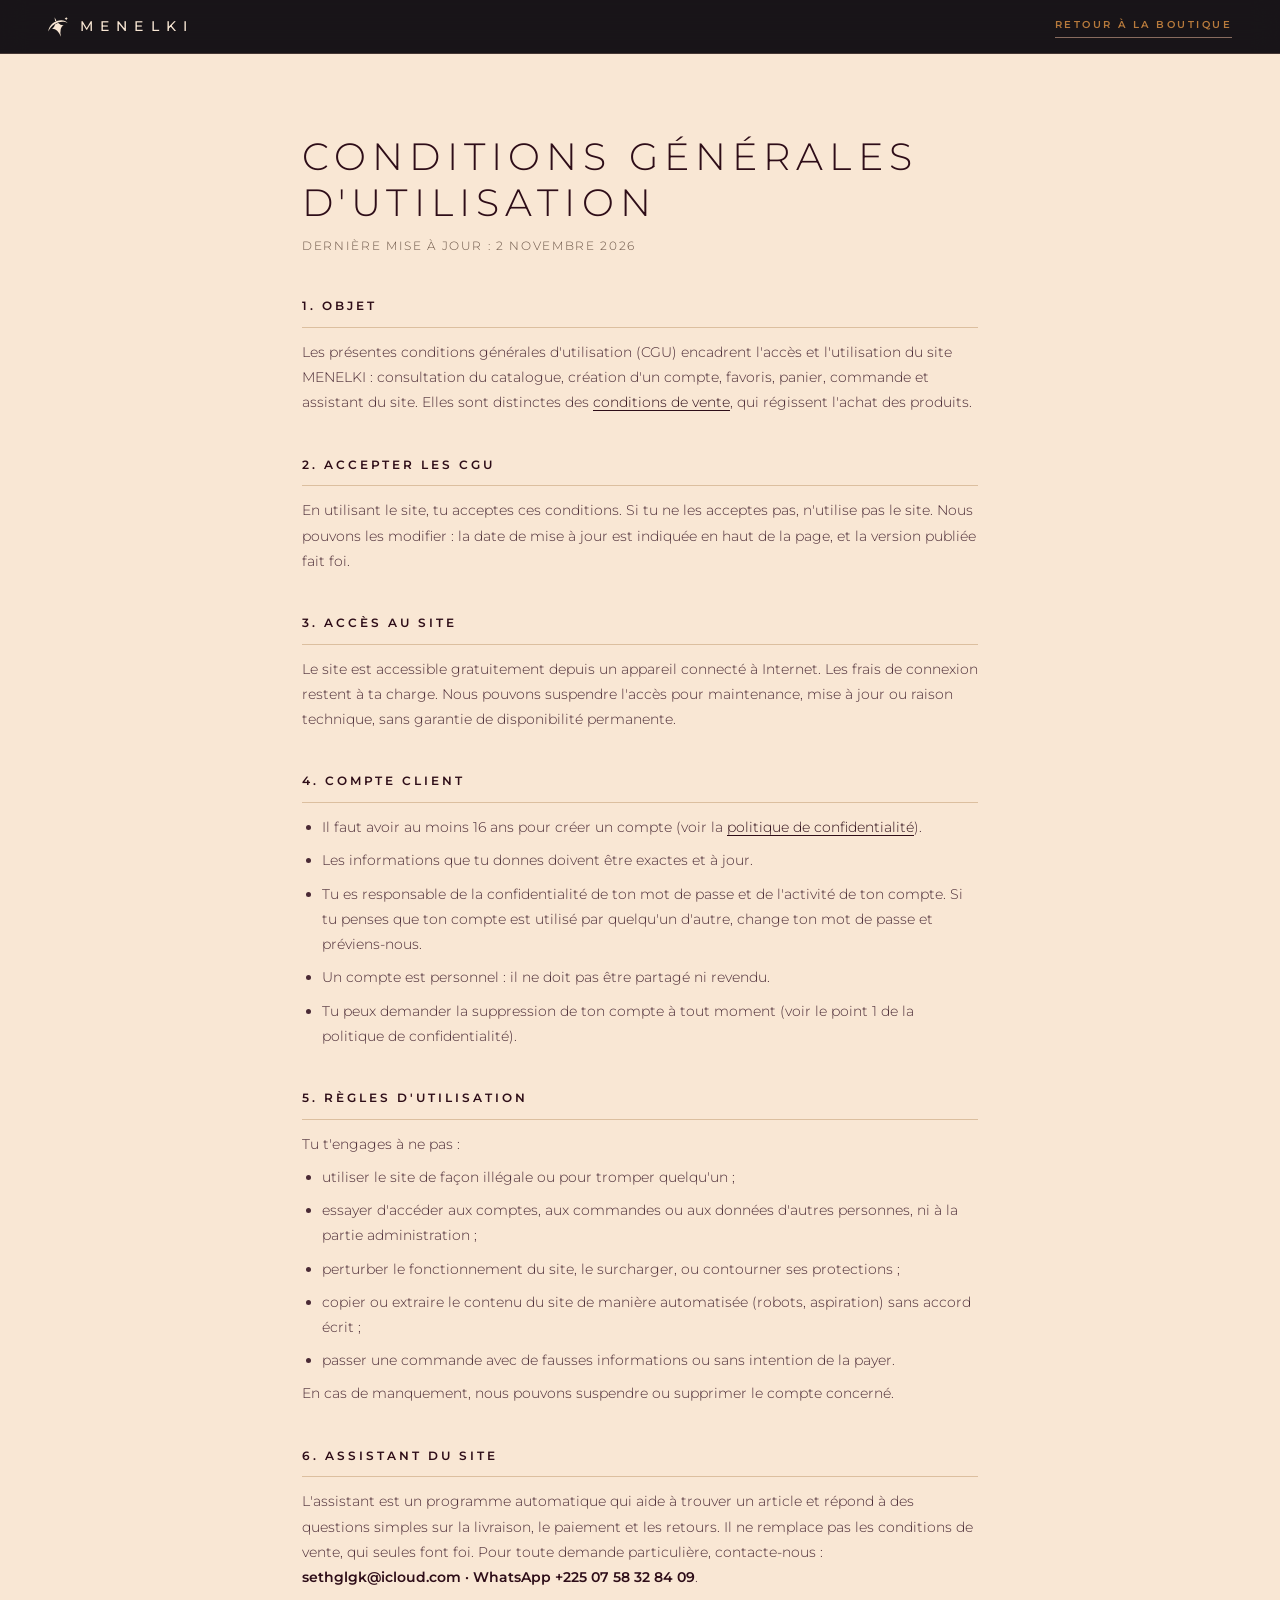
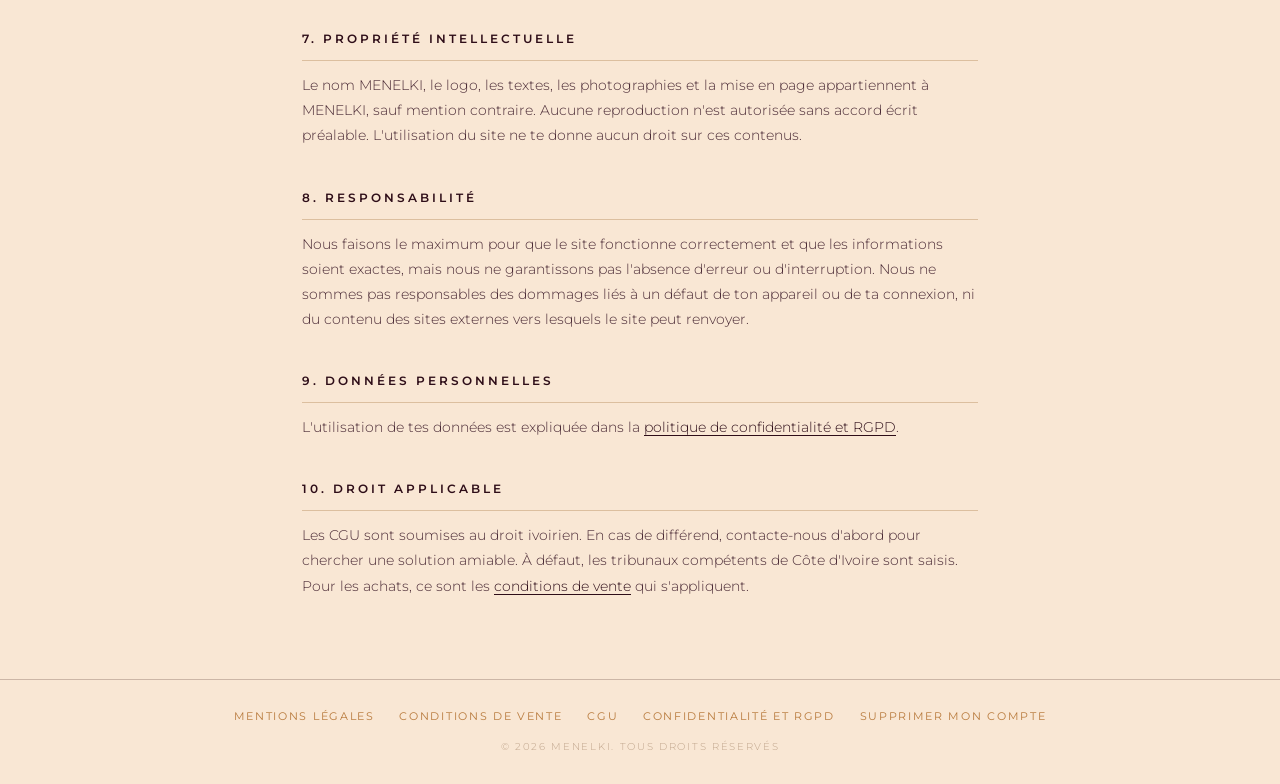
<file: cgu.html>
<!DOCTYPE html>
<html lang="fr">
<head>
<meta charset="UTF-8">
<meta name="viewport" content="width=device-width, initial-scale=1">
<meta name="theme-color" content="#050308">
<title>Conditions générales d'utilisation | MENELKI</title>
<link rel="icon" href="favicon.svg" type="image/svg+xml">
<link rel="icon" href="favicon-32.png" sizes="32x32" type="image/png">
<link rel="apple-touch-icon" href="apple-touch-icon.png">
<link rel="preconnect" href="https://fonts.googleapis.com">
<link rel="preconnect" href="https://fonts.gstatic.com" crossorigin>
<link href="https://fonts.googleapis.com/css2?family=Montserrat:wght@200;300;400;500;600&display=swap" rel="stylesheet">
<link rel="stylesheet" href="legal.css">
</head>
<body>
<header>
  <a class="logo" href="index.html"><img src="menelki-symbole-blanc.svg" alt=""><span>MENELKI</span></a>
  <a class="retour" href="index.html">Retour à la boutique</a>
</header>
<main>
<h1>Conditions générales d'utilisation</h1>
<p class="maj">Dernière mise à jour : 2 novembre 2026</p>
<h2>1. Objet</h2>
<p>Les présentes conditions générales d'utilisation (CGU) encadrent l'accès et l'utilisation du site MENELKI : consultation du catalogue, création d'un compte, favoris, panier, commande et assistant du site. Elles sont distinctes des <a href="conditions-de-vente.html">conditions de vente</a>, qui régissent l'achat des produits.</p>
<h2>2. Accepter les CGU</h2>
<p>En utilisant le site, tu acceptes ces conditions. Si tu ne les acceptes pas, n'utilise pas le site. Nous pouvons les modifier : la date de mise à jour est indiquée en haut de la page, et la version publiée fait foi.</p>
<h2>3. Accès au site</h2>
<p>Le site est accessible gratuitement depuis un appareil connecté à Internet. Les frais de connexion restent à ta charge. Nous pouvons suspendre l'accès pour maintenance, mise à jour ou raison technique, sans garantie de disponibilité permanente.</p>
<h2>4. Compte client</h2>
<ul>
  <li>Il faut avoir au moins 16 ans pour créer un compte (voir la <a href="confidentialite.html">politique de confidentialité</a>).</li>
  <li>Les informations que tu donnes doivent être exactes et à jour.</li>
  <li>Tu es responsable de la confidentialité de ton mot de passe et de l'activité de ton compte. Si tu penses que ton compte est utilisé par quelqu'un d'autre, change ton mot de passe et préviens-nous.</li>
  <li>Un compte est personnel : il ne doit pas être partagé ni revendu.</li>
  <li>Tu peux demander la suppression de ton compte à tout moment (voir le point 1 de la politique de confidentialité).</li>
</ul>
<h2>5. Règles d'utilisation</h2>
<p>Tu t'engages à ne pas :</p>
<ul>
  <li>utiliser le site de façon illégale ou pour tromper quelqu'un ;</li>
  <li>essayer d'accéder aux comptes, aux commandes ou aux données d'autres personnes, ni à la partie administration ;</li>
  <li>perturber le fonctionnement du site, le surcharger, ou contourner ses protections ;</li>
  <li>copier ou extraire le contenu du site de manière automatisée (robots, aspiration) sans accord écrit ;</li>
  <li>passer une commande avec de fausses informations ou sans intention de la payer.</li>
</ul>
<p>En cas de manquement, nous pouvons suspendre ou supprimer le compte concerné.</p>
<h2>6. Assistant du site</h2>
<p>L'assistant est un programme automatique qui aide à trouver un article et répond à des questions simples sur la livraison, le paiement et les retours. Il ne remplace pas les conditions de vente, qui seules font foi. Pour toute demande particulière, contacte-nous : <strong id="contact">via le chat du site</strong>.</p>
<h2>7. Propriété intellectuelle</h2>
<p>Le nom MENELKI, le logo, les textes, les photographies et la mise en page appartiennent à MENELKI, sauf mention contraire. Aucune reproduction n'est autorisée sans accord écrit préalable. L'utilisation du site ne te donne aucun droit sur ces contenus.</p>
<h2>8. Responsabilité</h2>
<p>Nous faisons le maximum pour que le site fonctionne correctement et que les informations soient exactes, mais nous ne garantissons pas l'absence d'erreur ou d'interruption. Nous ne sommes pas responsables des dommages liés à un défaut de ton appareil ou de ta connexion, ni du contenu des sites externes vers lesquels le site peut renvoyer.</p>
<h2>9. Données personnelles</h2>
<p>L'utilisation de tes données est expliquée dans la <a href="confidentialite.html">politique de confidentialité et RGPD</a>.</p>
<h2>10. Droit applicable</h2>
<p>Les CGU sont soumises au droit ivoirien. En cas de différend, contacte-nous d'abord pour chercher une solution amiable. À défaut, les tribunaux compétents de Côte d'Ivoire sont saisis. Pour les achats, ce sont les <a href="conditions-de-vente.html">conditions de vente</a> qui s'appliquent.</p>
</main>
<footer>
  <a href="mentions-legales.html">Mentions légales</a>
  <a href="conditions-de-vente.html">Conditions de vente</a>
  <a href="cgu.html">CGU</a>
  <a href="confidentialite.html">Confidentialité et RGPD</a>
  <a href="suppression-compte.html">Supprimer mon compte</a>
  <p>© 2026 MENELKI. Tous droits réservés</p>
</footer>
<script src="config.js?v=14"></script>
<script src="legal.js"></script>
</body>
</html>
</file>
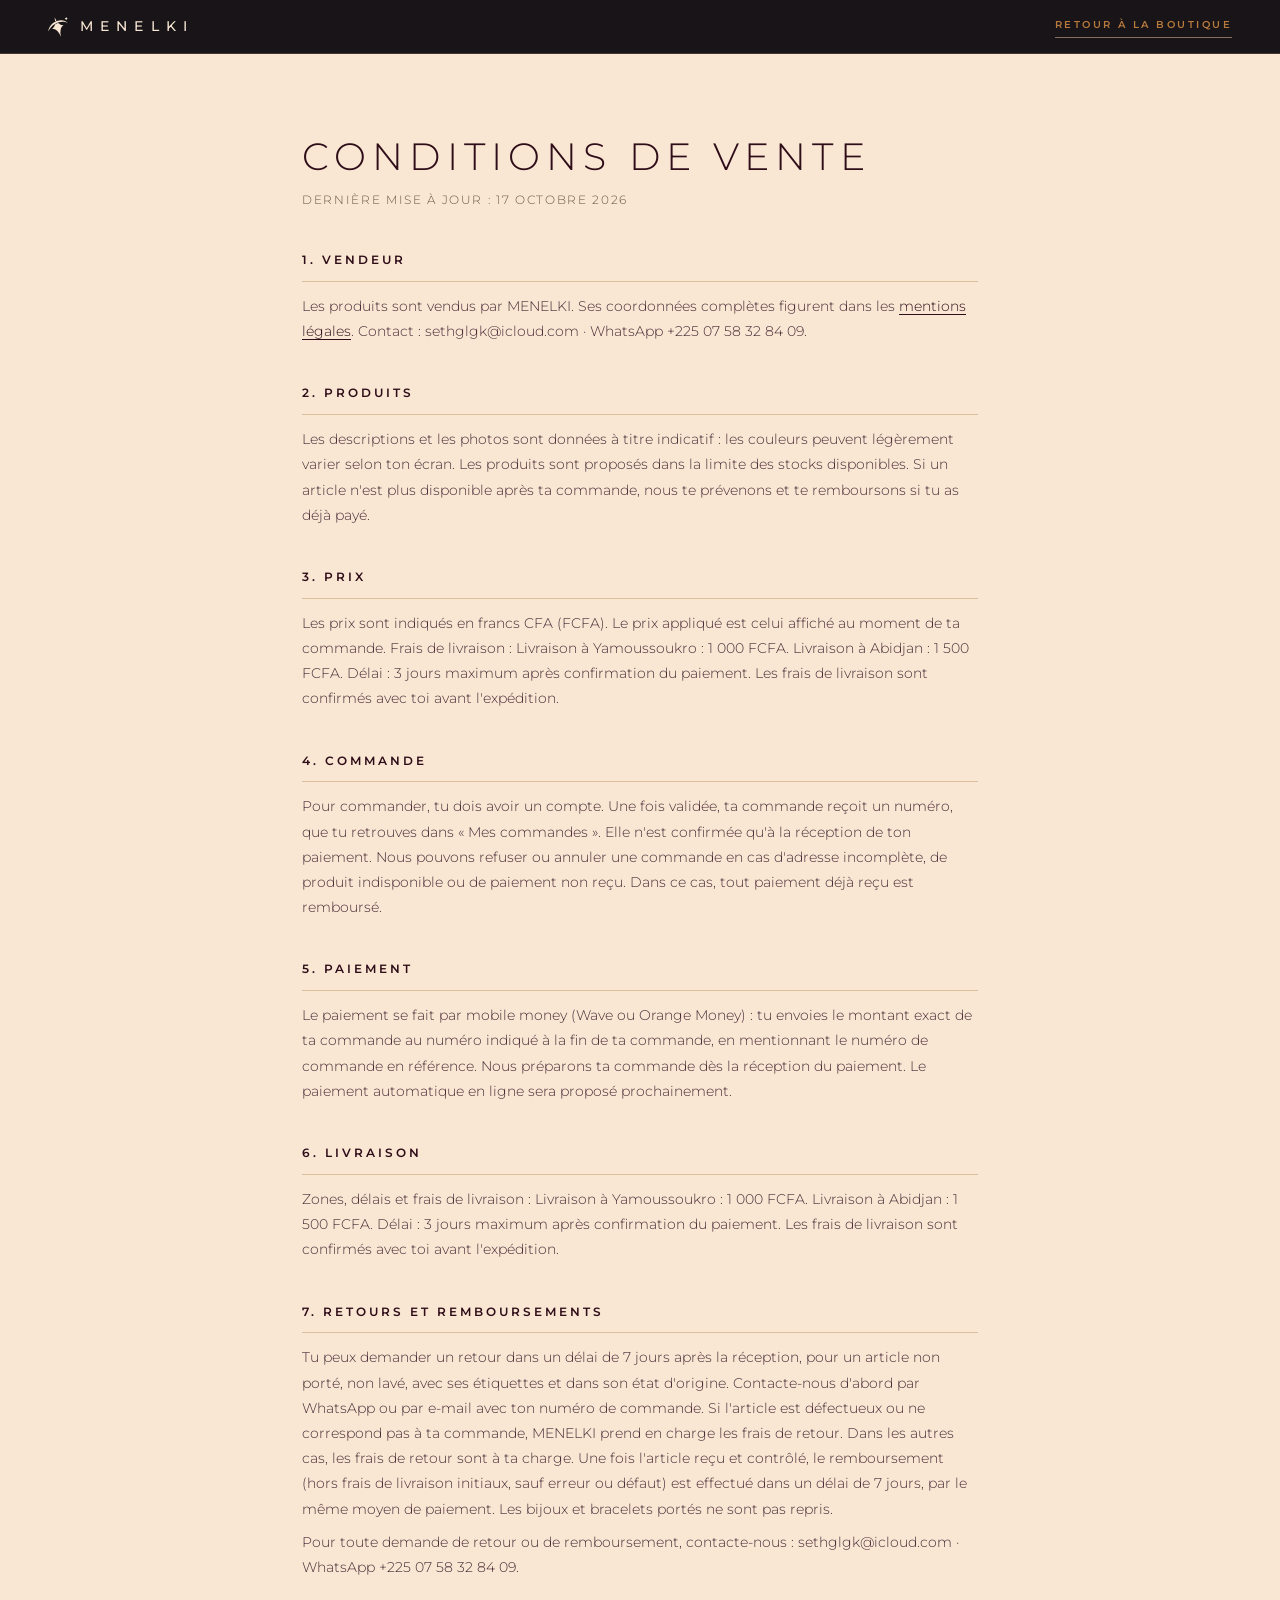
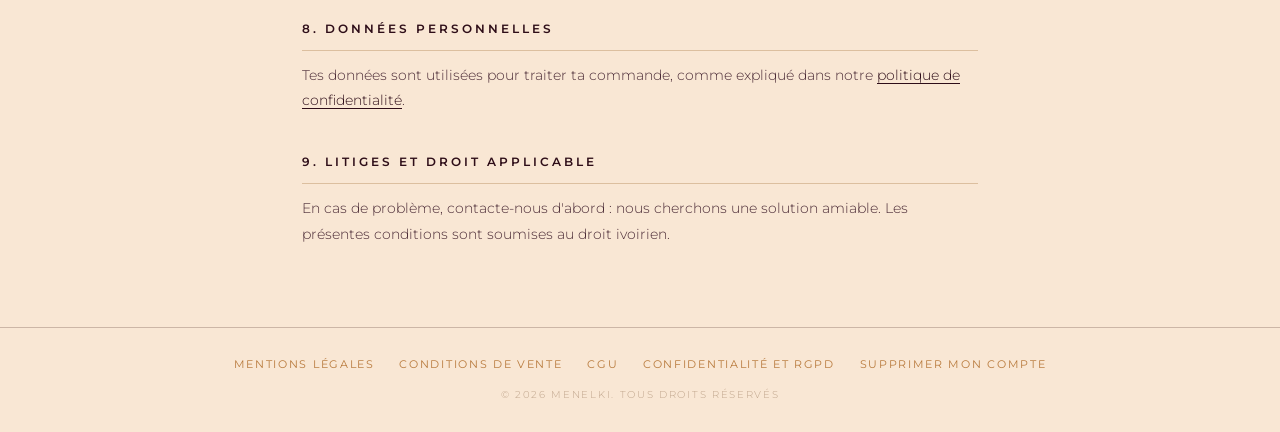
<file: conditions-de-vente.html>
<!DOCTYPE html>
<html lang="fr">
<head>
<meta charset="UTF-8">
<meta name="viewport" content="width=device-width, initial-scale=1">
<meta name="theme-color" content="#050308">
<title>Conditions de vente | MENELKI</title>
<link rel="icon" href="favicon.svg" type="image/svg+xml">
<link rel="icon" href="favicon-32.png" sizes="32x32" type="image/png">
<link rel="apple-touch-icon" href="apple-touch-icon.png">
<link rel="preconnect" href="https://fonts.googleapis.com">
<link rel="preconnect" href="https://fonts.gstatic.com" crossorigin>
<link href="https://fonts.googleapis.com/css2?family=Montserrat:wght@200;300;400;500;600&display=swap" rel="stylesheet">
<link rel="stylesheet" href="legal.css">
</head>
<body>
<header>
  <a class="logo" href="index.html"><img src="menelki-symbole-blanc.svg" alt=""><span>MENELKI</span></a>
  <a class="retour" href="index.html">Retour à la boutique</a>
</header>
<main>
<h1>Conditions de vente</h1>
<p class="maj">Dernière mise à jour : 17 octobre 2026</p>

<h2>1. Vendeur</h2>
<p>Les produits sont vendus par MENELKI. Ses coordonnées complètes figurent dans les <a href="mentions-legales.html">mentions légales</a>. Contact : <span data-cfg="CONTACT">À compléter</span>.</p>

<h2>2. Produits</h2>
<p>Les descriptions et les photos sont données à titre indicatif : les couleurs peuvent légèrement varier selon ton écran. Les produits sont proposés dans la limite des stocks disponibles. Si un article n'est plus disponible après ta commande, nous te prévenons et te remboursons si tu as déjà payé.</p>

<h2>3. Prix</h2>
<p>Les prix sont indiqués en francs CFA (FCFA). Le prix appliqué est celui affiché au moment de ta commande. Frais de livraison : <span data-cfg="INFO_LIVRAISON">À compléter</span></p>

<h2>4. Commande</h2>
<p>Pour commander, tu dois avoir un compte. Une fois validée, ta commande reçoit un numéro, que tu retrouves dans « Mes commandes ». Elle n'est confirmée qu'à la réception de ton paiement. Nous pouvons refuser ou annuler une commande en cas d'adresse incomplète, de produit indisponible ou de paiement non reçu. Dans ce cas, tout paiement déjà reçu est remboursé.</p>

<h2>5. Paiement</h2>
<p>Le paiement se fait par mobile money (Wave ou Orange Money) : tu envoies le montant exact de ta commande au numéro indiqué à la fin de ta commande, en mentionnant le numéro de commande en référence. Nous préparons ta commande dès la réception du paiement. Le paiement automatique en ligne sera proposé prochainement.</p>

<h2>6. Livraison</h2>
<p>Zones, délais et frais de livraison : <span data-cfg="INFO_LIVRAISON">À compléter</span></p>

<h2>7. Retours et remboursements</h2>
<p><span data-cfg="INFO_RETOURS">À compléter</span></p>
<p style="margin-top:8px">Pour toute demande de retour ou de remboursement, contacte-nous : <span data-cfg="CONTACT">À compléter</span>.</p>

<h2>8. Données personnelles</h2>
<p>Tes données sont utilisées pour traiter ta commande, comme expliqué dans notre <a href="confidentialite.html">politique de confidentialité</a>.</p>

<h2>9. Litiges et droit applicable</h2>
<p>En cas de problème, contacte-nous d'abord : nous cherchons une solution amiable. Les présentes conditions sont soumises au droit ivoirien.</p>
</main>
<footer>
  <a href="mentions-legales.html">Mentions légales</a>
  <a href="conditions-de-vente.html">Conditions de vente</a>
  <a href="cgu.html">CGU</a>
  <a href="confidentialite.html">Confidentialité et RGPD</a>
  <a href="suppression-compte.html">Supprimer mon compte</a>
  <p>© 2026 MENELKI. Tous droits réservés</p>
</footer>
<script src="config.js?v=14"></script>
<script src="legal.js"></script>
</body>
</html>
</file>
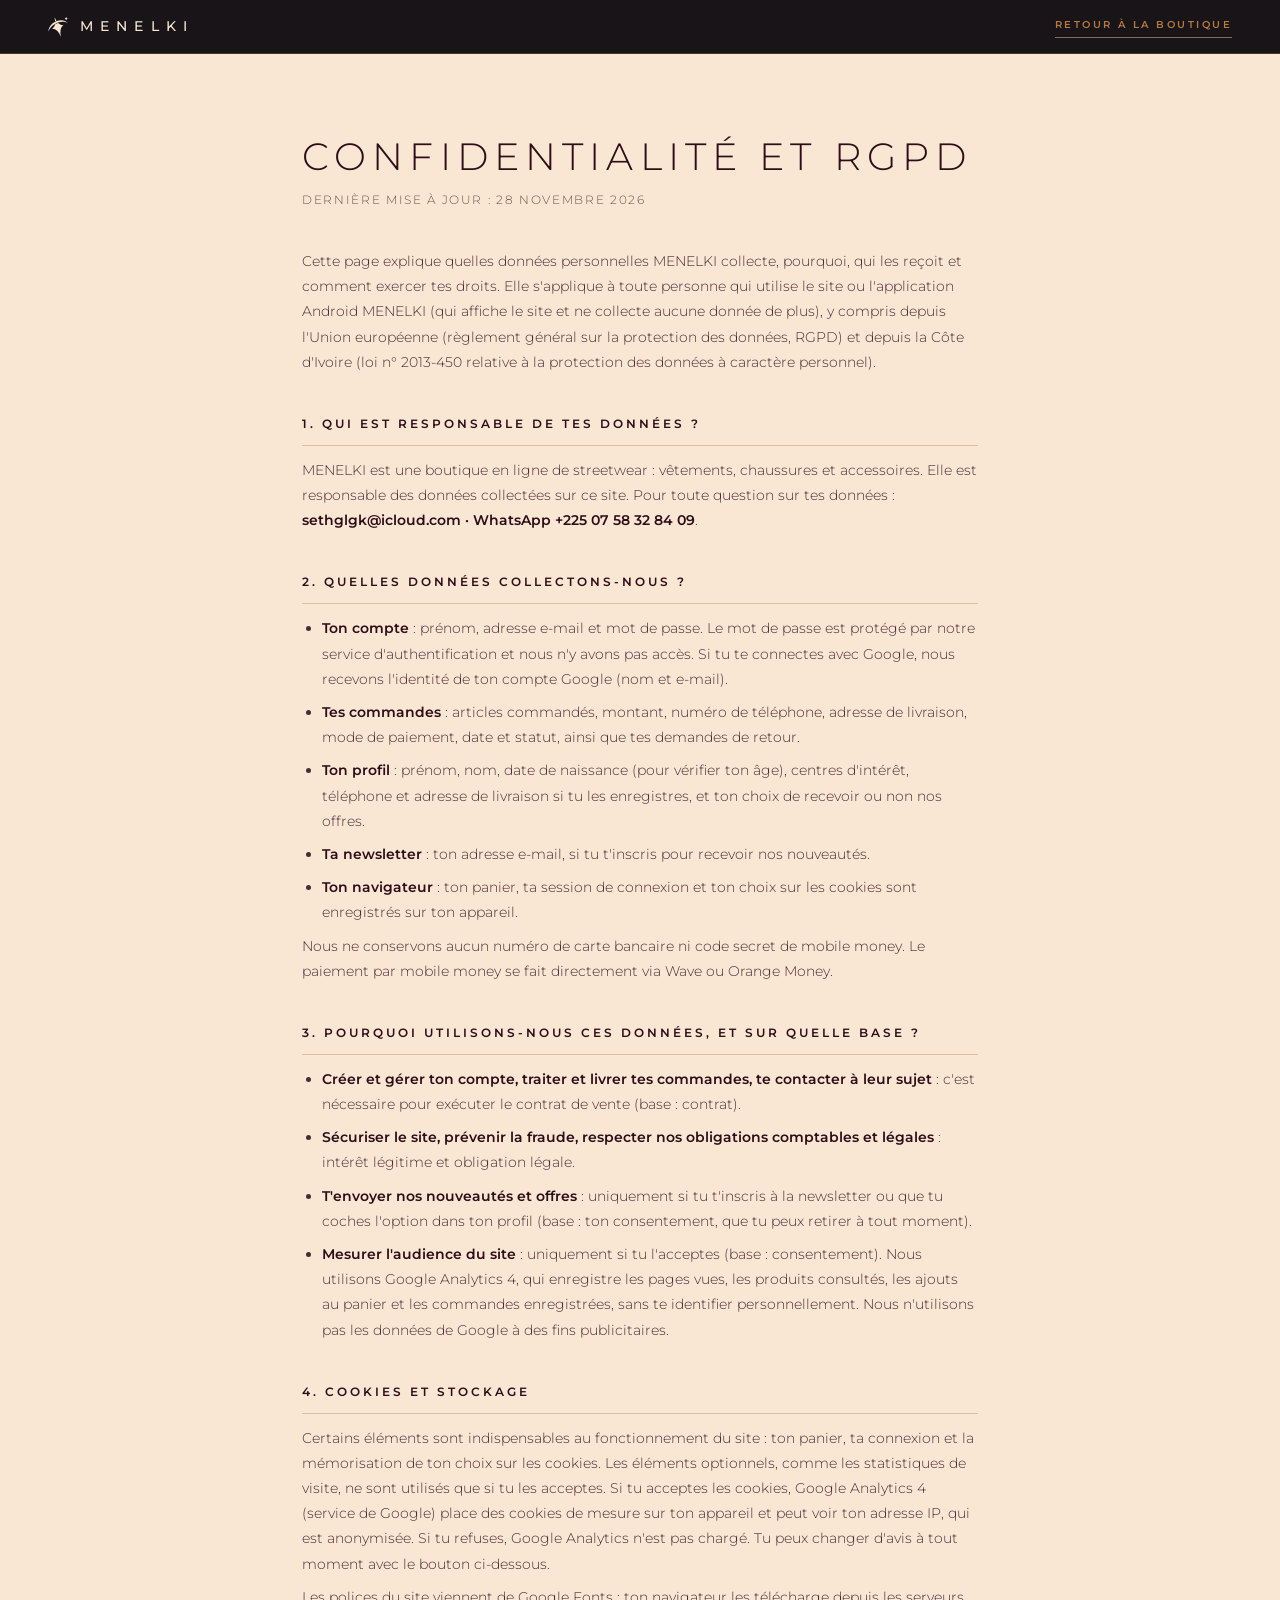
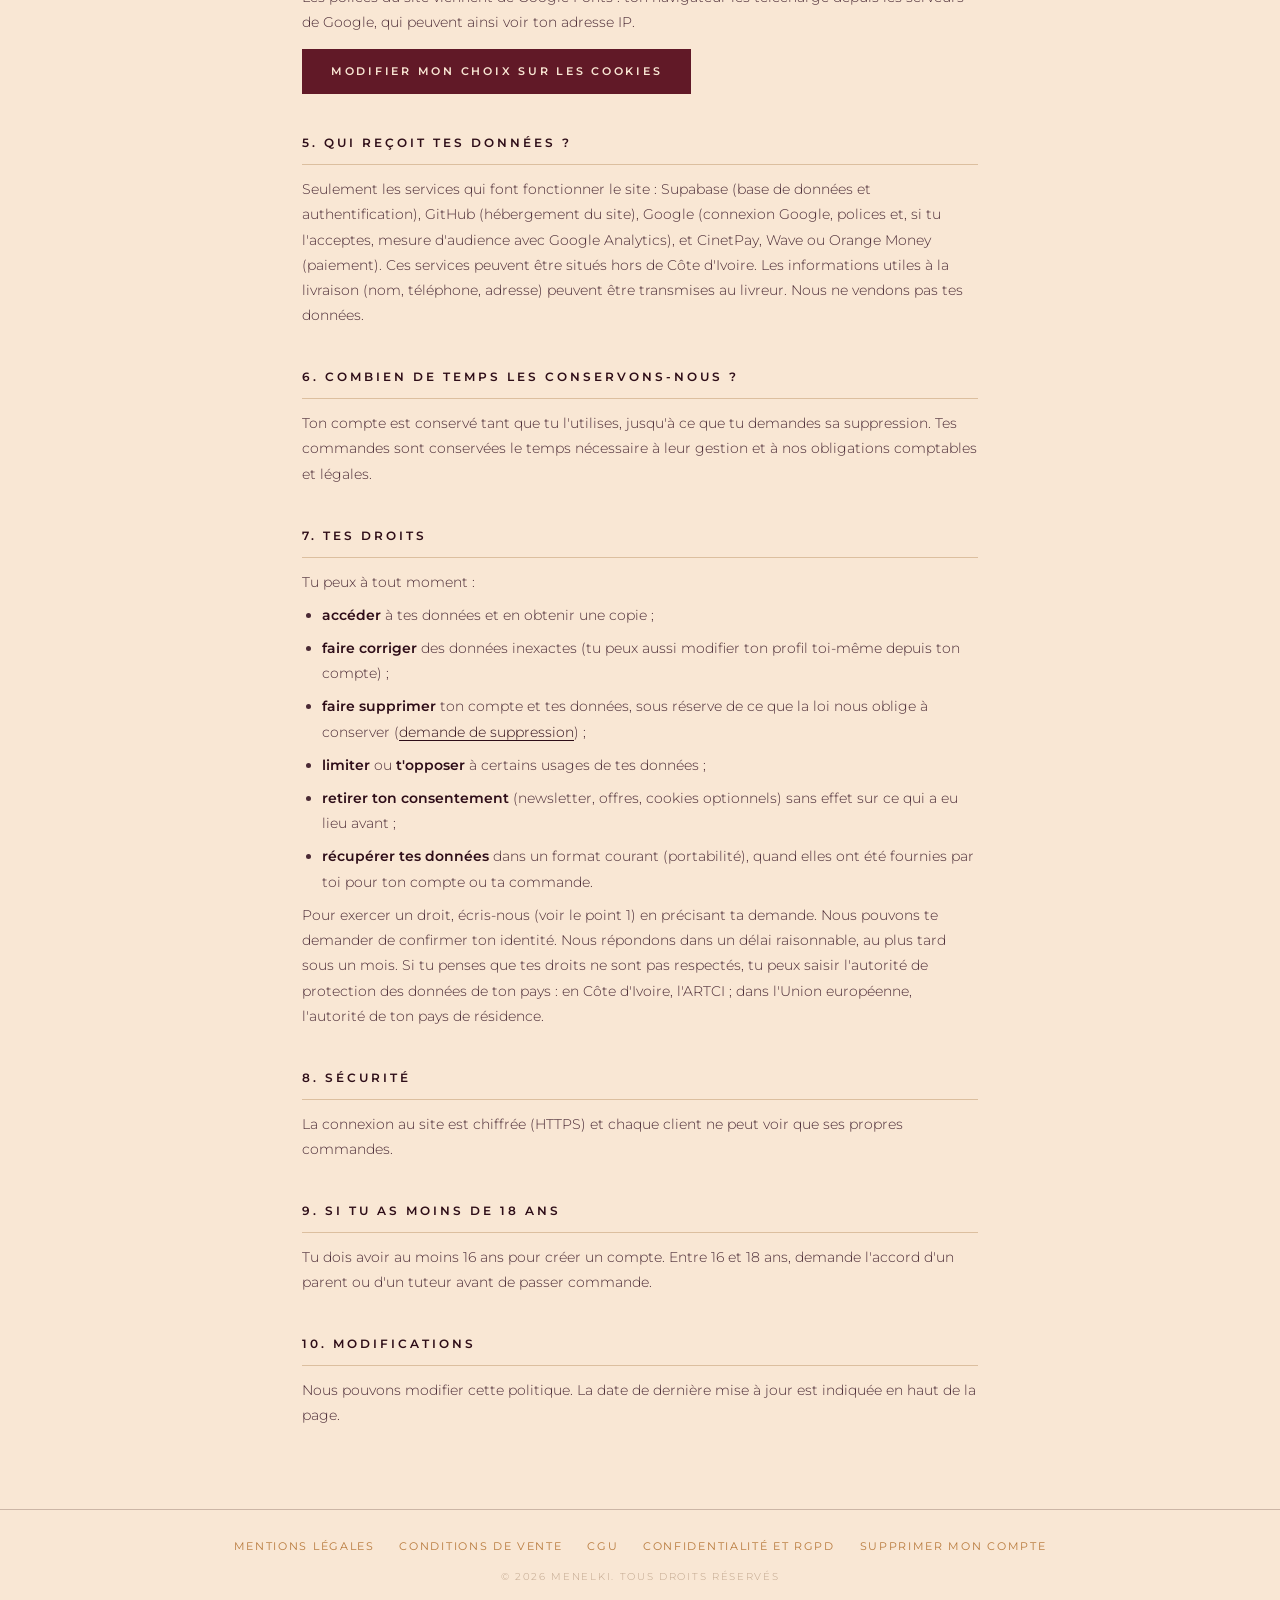
<file: confidentialite.html>
<!DOCTYPE html>
<html lang="fr">
<head>
<meta charset="UTF-8">
<meta name="viewport" content="width=device-width, initial-scale=1">
<meta name="theme-color" content="#050308">
<title>Confidentialité et RGPD | MENELKI</title>
<link rel="icon" href="favicon.svg" type="image/svg+xml">
<link rel="icon" href="favicon-32.png" sizes="32x32" type="image/png">
<link rel="apple-touch-icon" href="apple-touch-icon.png">
<link rel="preconnect" href="https://fonts.googleapis.com">
<link rel="preconnect" href="https://fonts.gstatic.com" crossorigin>
<link href="https://fonts.googleapis.com/css2?family=Montserrat:wght@200;300;400;500;600&display=swap" rel="stylesheet">
<link rel="stylesheet" href="legal.css">
</head>
<body>
<header>
  <a class="logo" href="index.html"><img src="menelki-symbole-blanc.svg" alt=""><span>MENELKI</span></a>
  <a class="retour" href="index.html">Retour à la boutique</a>
</header>
<main>
<h1>Confidentialité et RGPD</h1>
<p class="maj">Dernière mise à jour : 28 novembre 2026</p>
<p>Cette page explique quelles données personnelles MENELKI collecte, pourquoi, qui les reçoit et comment exercer tes droits. Elle s'applique à toute personne qui utilise le site ou l'application Android MENELKI (qui affiche le site et ne collecte aucune donnée de plus), y compris depuis l'Union européenne (règlement général sur la protection des données, RGPD) et depuis la Côte d'Ivoire (loi n° 2013-450 relative à la protection des données à caractère personnel).</p>

<h2>1. Qui est responsable de tes données ?</h2>
<p>MENELKI est une boutique en ligne de streetwear : vêtements, chaussures et accessoires. Elle est responsable des données collectées sur ce site. Pour toute question sur tes données : <strong id="contact">via le chat du site</strong>.</p>

<h2>2. Quelles données collectons-nous ?</h2>
<ul>
  <li><strong>Ton compte</strong> : prénom, adresse e-mail et mot de passe. Le mot de passe est protégé par notre service d'authentification et nous n'y avons pas accès. Si tu te connectes avec Google, nous recevons l'identité de ton compte Google (nom et e-mail).</li>
  <li><strong>Tes commandes</strong> : articles commandés, montant, numéro de téléphone, adresse de livraison, mode de paiement, date et statut, ainsi que tes demandes de retour.</li>
  <li><strong>Ton profil</strong> : prénom, nom, date de naissance (pour vérifier ton âge), centres d'intérêt, téléphone et adresse de livraison si tu les enregistres, et ton choix de recevoir ou non nos offres.</li>
  <li><strong>Ta newsletter</strong> : ton adresse e-mail, si tu t'inscris pour recevoir nos nouveautés.</li>
  <li><strong>Ton navigateur</strong> : ton panier, ta session de connexion et ton choix sur les cookies sont enregistrés sur ton appareil.</li>
</ul>
<p>Nous ne conservons aucun numéro de carte bancaire ni code secret de mobile money. Le paiement par mobile money se fait directement via Wave ou Orange Money.</p>

<h2>3. Pourquoi utilisons-nous ces données, et sur quelle base ?</h2>
<ul>
  <li><strong>Créer et gérer ton compte, traiter et livrer tes commandes, te contacter à leur sujet</strong> : c'est nécessaire pour exécuter le contrat de vente (base : contrat).</li>
  <li><strong>Sécuriser le site, prévenir la fraude, respecter nos obligations comptables et légales</strong> : intérêt légitime et obligation légale.</li>
  <li><strong>T'envoyer nos nouveautés et offres</strong> : uniquement si tu t'inscris à la newsletter ou que tu coches l'option dans ton profil (base : ton consentement, que tu peux retirer à tout moment).</li>
  <li><strong>Mesurer l'audience du site</strong> : uniquement si tu l'acceptes (base : consentement). Nous utilisons Google Analytics 4, qui enregistre les pages vues, les produits consultés, les ajouts au panier et les commandes enregistrées, sans te identifier personnellement. Nous n'utilisons pas les données de Google à des fins publicitaires.</li>
</ul>
<h2>4. Cookies et stockage</h2>
<p>Certains éléments sont indispensables au fonctionnement du site : ton panier, ta connexion et la mémorisation de ton choix sur les cookies. Les éléments optionnels, comme les statistiques de visite, ne sont utilisés que si tu les acceptes. Si tu acceptes les cookies, Google Analytics 4 (service de Google) place des cookies de mesure sur ton appareil et peut voir ton adresse IP, qui est anonymisée. Si tu refuses, Google Analytics n'est pas chargé. Tu peux changer d'avis à tout moment avec le bouton ci-dessous.</p>
<p style="margin-top:8px">Les polices du site viennent de Google Fonts : ton navigateur les télécharge depuis les serveurs de Google, qui peuvent ainsi voir ton adresse IP.</p>
<button class="btn" id="cookies-reset">Modifier mon choix sur les cookies</button>

<h2>5. Qui reçoit tes données ?</h2>
<p>Seulement les services qui font fonctionner le site : Supabase (base de données et authentification), GitHub (hébergement du site), Google (connexion Google, polices et, si tu l'acceptes, mesure d'audience avec Google Analytics), et CinetPay, Wave ou Orange Money (paiement). Ces services peuvent être situés hors de Côte d'Ivoire. Les informations utiles à la livraison (nom, téléphone, adresse) peuvent être transmises au livreur. Nous ne vendons pas tes données.</p>

<h2>6. Combien de temps les conservons-nous ?</h2>
<p>Ton compte est conservé tant que tu l'utilises, jusqu'à ce que tu demandes sa suppression. Tes commandes sont conservées le temps nécessaire à leur gestion et à nos obligations comptables et légales.</p>

<h2>7. Tes droits</h2>
<p>Tu peux à tout moment :</p>
<ul>
  <li><strong>accéder</strong> à tes données et en obtenir une copie ;</li>
  <li><strong>faire corriger</strong> des données inexactes (tu peux aussi modifier ton profil toi-même depuis ton compte) ;</li>
  <li><strong>faire supprimer</strong> ton compte et tes données, sous réserve de ce que la loi nous oblige à conserver (<a href="suppression-compte.html">demande de suppression</a>) ;</li>
  <li><strong>limiter</strong> ou <strong>t'opposer</strong> à certains usages de tes données ;</li>
  <li><strong>retirer ton consentement</strong> (newsletter, offres, cookies optionnels) sans effet sur ce qui a eu lieu avant ;</li>
  <li><strong>récupérer tes données</strong> dans un format courant (portabilité), quand elles ont été fournies par toi pour ton compte ou ta commande.</li>
</ul>
<p>Pour exercer un droit, écris-nous (voir le point 1) en précisant ta demande. Nous pouvons te demander de confirmer ton identité. Nous répondons dans un délai raisonnable, au plus tard sous un mois. Si tu penses que tes droits ne sont pas respectés, tu peux saisir l'autorité de protection des données de ton pays : en Côte d'Ivoire, l'ARTCI ; dans l'Union européenne, l'autorité de ton pays de résidence.</p>
<h2>8. Sécurité</h2>
<p>La connexion au site est chiffrée (HTTPS) et chaque client ne peut voir que ses propres commandes.</p>

<h2>9. Si tu as moins de 18 ans</h2>
<p>Tu dois avoir au moins 16 ans pour créer un compte. Entre 16 et 18 ans, demande l'accord d'un parent ou d'un tuteur avant de passer commande.</p>

<h2>10. Modifications</h2>
<p>Nous pouvons modifier cette politique. La date de dernière mise à jour est indiquée en haut de la page.</p>
</main>
<footer>
  <a href="mentions-legales.html">Mentions légales</a>
  <a href="conditions-de-vente.html">Conditions de vente</a>
  <a href="cgu.html">CGU</a>
  <a href="confidentialite.html">Confidentialité et RGPD</a>
  <a href="suppression-compte.html">Supprimer mon compte</a>
  <p>© 2026 MENELKI. Tous droits réservés</p>
</footer>
<script src="config.js?v=14"></script>
<script src="legal.js"></script>
</body>
</html>
</file>
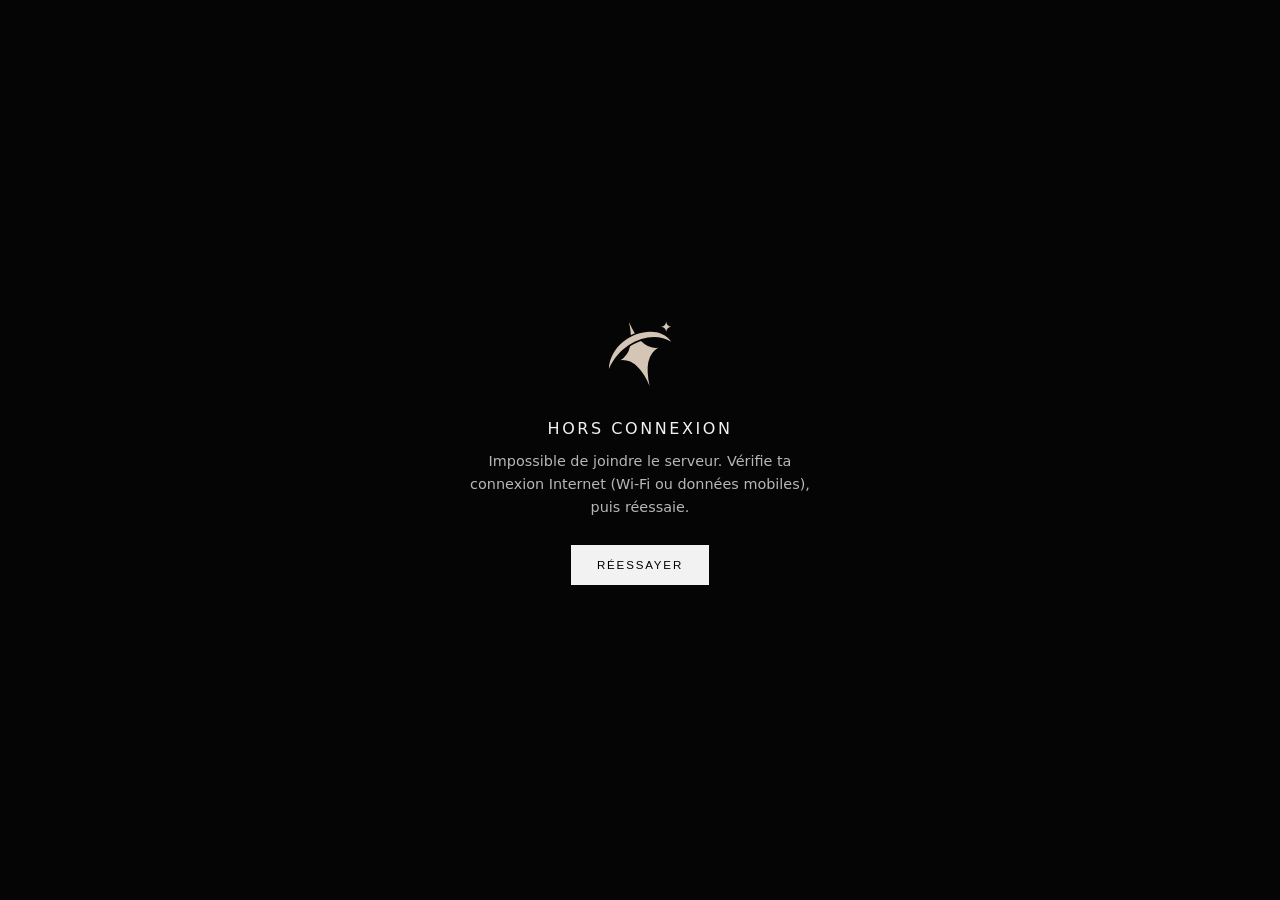
<file: hors-ligne.html>
<!DOCTYPE html>
<html lang="fr">
<head>
<meta charset="UTF-8">
<meta name="viewport" content="width=device-width, initial-scale=1, viewport-fit=cover">
<meta name="robots" content="noindex">
<meta name="theme-color" content="#100906">
<title>Hors connexion | MENELKI</title>
<link rel="icon" href="favicon.svg" type="image/svg+xml">
<link rel="icon" href="favicon-32.png" sizes="32x32" type="image/png">
<style>
*{box-sizing:border-box;margin:0}
body{min-height:100vh;display:flex;align-items:center;justify-content:center;padding:24px;background:#050505;color:#f2f2f2;font-family:system-ui,-apple-system,'Segoe UI',Arial,sans-serif;text-align:center}
main{max-width:340px}
img{width:64px;opacity:.85;margin-bottom:22px}
h1{font-size:1rem;font-weight:400;letter-spacing:.16em;text-transform:uppercase;margin-bottom:12px}
p{color:#b7b7b7;font-size:.9rem;line-height:1.6;margin-bottom:26px}
button{background:#f2f2f2;color:#000;border:0;padding:14px 26px;font-size:.72rem;letter-spacing:.16em;text-transform:uppercase;cursor:pointer}
</style>
</head>
<body>
<main>
  <img src="menelki-symbole-blanc.svg" alt="">
  <h1>Hors connexion</h1>
  <p>Impossible de joindre le serveur. Vérifie ta connexion Internet (Wi-Fi ou données mobiles), puis réessaie.</p>
  <button onclick="location.reload()">Réessayer</button>
</main>
</body>
</html>
</file>
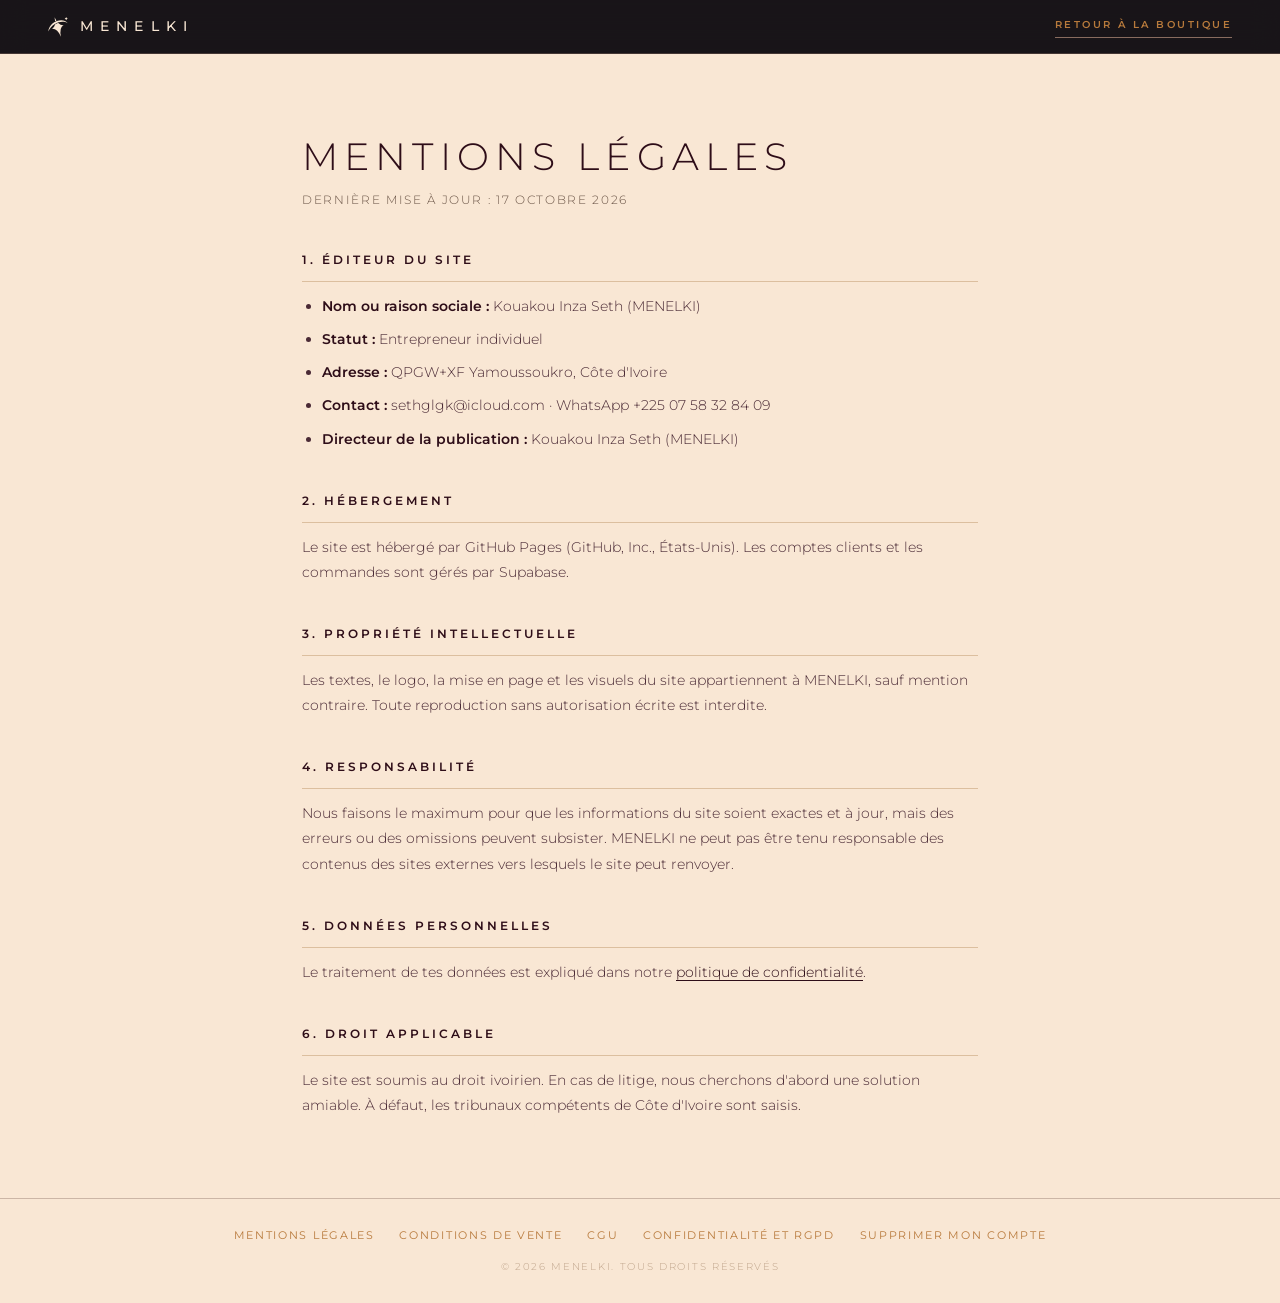
<file: mentions-legales.html>
<!DOCTYPE html>
<html lang="fr">
<head>
<meta charset="UTF-8">
<meta name="viewport" content="width=device-width, initial-scale=1">
<meta name="theme-color" content="#050308">
<title>Mentions légales | MENELKI</title>
<link rel="icon" href="favicon.svg" type="image/svg+xml">
<link rel="icon" href="favicon-32.png" sizes="32x32" type="image/png">
<link rel="apple-touch-icon" href="apple-touch-icon.png">
<link rel="preconnect" href="https://fonts.googleapis.com">
<link rel="preconnect" href="https://fonts.gstatic.com" crossorigin>
<link href="https://fonts.googleapis.com/css2?family=Montserrat:wght@200;300;400;500;600&display=swap" rel="stylesheet">
<link rel="stylesheet" href="legal.css">
</head>
<body>
<header>
  <a class="logo" href="index.html"><img src="menelki-symbole-blanc.svg" alt=""><span>MENELKI</span></a>
  <a class="retour" href="index.html">Retour à la boutique</a>
</header>
<main>
<h1>Mentions légales</h1>
<p class="maj">Dernière mise à jour : 17 octobre 2026</p>

<h2>1. Éditeur du site</h2>
<ul>
  <li><strong>Nom ou raison sociale :</strong> <span data-cfg="EDITEUR_NOM">À compléter</span></li>
  <li><strong>Statut :</strong> <span data-cfg="EDITEUR_STATUT">À compléter</span></li>
  <li><strong>Adresse :</strong> <span data-cfg="EDITEUR_ADRESSE">À compléter</span></li>
  <li id="li-numero" style="display:none"><strong>Numéro d'immatriculation :</strong> <span data-cfg="EDITEUR_NUMERO"></span></li>
  <li><strong>Contact :</strong> <span data-cfg="CONTACT">À compléter</span></li>
  <li><strong>Directeur de la publication :</strong> <span data-cfg="EDITEUR_NOM">À compléter</span></li>
</ul>

<h2>2. Hébergement</h2>
<p>Le site est hébergé par GitHub Pages (GitHub, Inc., États-Unis). Les comptes clients et les commandes sont gérés par Supabase.</p>

<h2>3. Propriété intellectuelle</h2>
<p>Les textes, le logo, la mise en page et les visuels du site appartiennent à MENELKI, sauf mention contraire. Toute reproduction sans autorisation écrite est interdite.</p>

<h2>4. Responsabilité</h2>
<p>Nous faisons le maximum pour que les informations du site soient exactes et à jour, mais des erreurs ou des omissions peuvent subsister. MENELKI ne peut pas être tenu responsable des contenus des sites externes vers lesquels le site peut renvoyer.</p>

<h2>5. Données personnelles</h2>
<p>Le traitement de tes données est expliqué dans notre <a href="confidentialite.html">politique de confidentialité</a>.</p>

<h2>6. Droit applicable</h2>
<p>Le site est soumis au droit ivoirien. En cas de litige, nous cherchons d'abord une solution amiable. À défaut, les tribunaux compétents de Côte d'Ivoire sont saisis.</p>
</main>
<footer>
  <a href="mentions-legales.html">Mentions légales</a>
  <a href="conditions-de-vente.html">Conditions de vente</a>
  <a href="cgu.html">CGU</a>
  <a href="confidentialite.html">Confidentialité et RGPD</a>
  <a href="suppression-compte.html">Supprimer mon compte</a>
  <p>© 2026 MENELKI. Tous droits réservés</p>
</footer>
<script src="config.js?v=14"></script>
<script src="legal.js"></script>
</body>
</html>
</file>
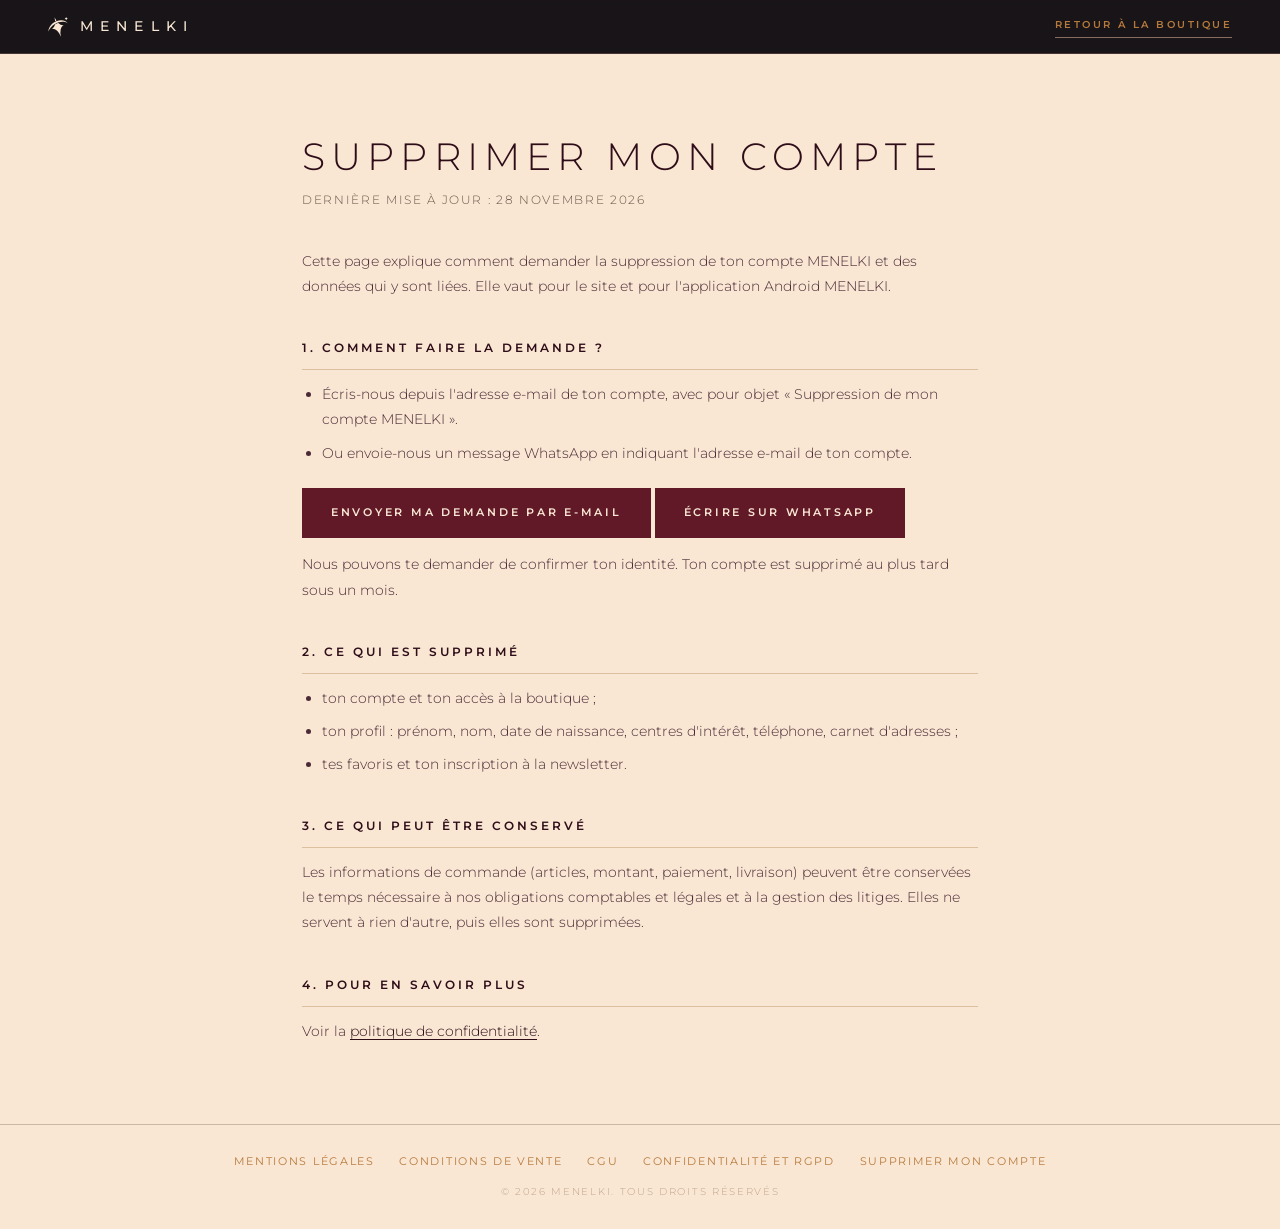
<file: suppression-compte.html>
<!DOCTYPE html>
<html lang="fr">
<head>
<meta charset="UTF-8">
<meta name="viewport" content="width=device-width, initial-scale=1">
<meta name="theme-color" content="#050308">
<title>Supprimer mon compte | MENELKI</title>
<link rel="icon" href="favicon.svg" type="image/svg+xml">
<link rel="icon" href="favicon-32.png" sizes="32x32" type="image/png">
<link rel="apple-touch-icon" href="apple-touch-icon.png">
<link rel="preconnect" href="https://fonts.googleapis.com">
<link rel="preconnect" href="https://fonts.gstatic.com" crossorigin>
<link href="https://fonts.googleapis.com/css2?family=Montserrat:wght@200;300;400;500;600&display=swap" rel="stylesheet">
<link rel="stylesheet" href="legal.css">
</head>
<body>
<header>
  <a class="logo" href="index.html"><img src="menelki-symbole-blanc.svg" alt=""><span>MENELKI</span></a>
  <a class="retour" href="index.html">Retour à la boutique</a>
</header>
<main>
<h1>Supprimer mon compte</h1>
<p class="maj">Dernière mise à jour : 28 novembre 2026</p>
<p>Cette page explique comment demander la suppression de ton compte MENELKI et des données qui y sont liées. Elle vaut pour le site et pour l'application Android MENELKI.</p>

<h2>1. Comment faire la demande ?</h2>
<ul>
  <li>Écris-nous depuis l'adresse e-mail de ton compte, avec pour objet « Suppression de mon compte MENELKI ».</li>
  <li>Ou envoie-nous un message WhatsApp en indiquant l'adresse e-mail de ton compte.</li>
</ul>
<a class="btn" id="btn-mail" href="#">Envoyer ma demande par e-mail</a>
<a class="btn" id="btn-wa" href="#" style="display:none">Écrire sur WhatsApp</a>
<p style="margin-top:14px">Nous pouvons te demander de confirmer ton identité. Ton compte est supprimé au plus tard sous un mois.</p>

<h2>2. Ce qui est supprimé</h2>
<ul>
  <li>ton compte et ton accès à la boutique ;</li>
  <li>ton profil : prénom, nom, date de naissance, centres d'intérêt, téléphone, carnet d'adresses ;</li>
  <li>tes favoris et ton inscription à la newsletter.</li>
</ul>

<h2>3. Ce qui peut être conservé</h2>
<p>Les informations de commande (articles, montant, paiement, livraison) peuvent être conservées le temps nécessaire à nos obligations comptables et légales et à la gestion des litiges. Elles ne servent à rien d'autre, puis elles sont supprimées.</p>

<h2>4. Pour en savoir plus</h2>
<p>Voir la <a href="confidentialite.html">politique de confidentialité</a>.</p>
</main>

<footer>
  <a href="mentions-legales.html">Mentions légales</a>
  <a href="conditions-de-vente.html">Conditions de vente</a>
  <a href="cgu.html">CGU</a>
  <a href="confidentialite.html">Confidentialité et RGPD</a>
  <a href="suppression-compte.html">Supprimer mon compte</a>
  <p>© 2026 MENELKI. Tous droits réservés</p>
</footer>
<script src="config.js?v=23"></script>
<script src="legal.js"></script>
<script>
(function () {
  var sujet = encodeURIComponent('Suppression de mon compte MENELKI');
  var corps = encodeURIComponent("Bonjour,\nJe demande la suppression de mon compte MENELKI et des données liées.\nAdresse e-mail du compte : ");
  var m = document.getElementById('btn-mail');
  if (typeof CONTACT_EMAIL === 'string' && CONTACT_EMAIL) { m.href = 'mailto:' + CONTACT_EMAIL + '?subject=' + sujet + '&body=' + corps; } else { m.style.display = 'none'; }
  var w = document.getElementById('btn-wa');
  if (typeof CONTACT_WHATSAPP === 'string' && CONTACT_WHATSAPP) {
    w.href = 'https://wa.me/' + CONTACT_WHATSAPP.replace(/\D/g, '') + '?text=' + sujet; w.style.display = 'inline-block';
  }
})();
</script>
</body>
</html>
</file>
<file: legal.css>
/* Pages légales et 404, MENELKI */
:root{--noir:#f9e7d4;--acier:#c9a47c;--argent:#8c5a1f;--blanc:#2e0d18;--inverse:#f9e7d4;--texte2:#4a2a35;--doux:#6b5547;--bord:#dcbf9f}
header,footer{--noir:#100906;--acier:#886c5f;--argent:#b87a3c;--blanc:#f9e7d4;--inverse:#100906;--doux:#bfa48b;--bord:rgba(136,108,95,.4)}
*{box-sizing:border-box;margin:0;padding:0}
body{background:var(--noir);color:var(--blanc);font-family:'Montserrat',system-ui,-apple-system,Arial,sans-serif;line-height:1.75;-webkit-font-smoothing:antialiased;min-height:100vh;display:flex;flex-direction:column}
a{color:var(--blanc)}
header{padding:14px clamp(16px,4vw,48px);border-bottom:1px solid var(--bord);display:flex;justify-content:space-between;align-items:center;gap:12px;position:sticky;top:0;background:rgba(5,3,8,.92);-webkit-backdrop-filter:blur(12px);backdrop-filter:blur(12px)}
.logo{display:flex;align-items:center;gap:12px;font-weight:500;letter-spacing:.5em;font-size:.9rem;text-decoration:none}
.logo img{height:24px;width:auto}
.retour{font-size:.64rem;font-weight:600;letter-spacing:.24em;text-transform:uppercase;color:var(--argent);text-decoration:none;border-bottom:1px solid var(--acier);padding-bottom:3px}
.retour:hover{color:var(--blanc);border-color:var(--blanc)}
main{max-width:720px;width:100%;margin:0 auto;padding:clamp(40px,7vw,80px) 22px 80px;flex:1}
h1{font-weight:300;font-size:clamp(1.5rem,5vw,2.4rem);letter-spacing:.16em;text-transform:uppercase;line-height:1.2;margin-bottom:10px}
.maj{color:var(--doux);font-size:.74rem;letter-spacing:.14em;text-transform:uppercase;margin-bottom:38px}
h2{font-size:.78rem;font-weight:600;letter-spacing:.24em;text-transform:uppercase;margin:38px 0 12px;padding-bottom:10px;border-bottom:1px solid var(--bord)}
p,li{font-size:.9rem;color:var(--texte2);font-weight:300}
ul{padding-left:20px;margin:8px 0}
li{margin-bottom:8px}
strong{font-weight:600;color:var(--blanc)}
a{text-underline-offset:3px}
.btn{display:inline-block;margin-top:14px;padding:15px 28px;background:#611927;color:#f9e7d4;border:1px solid #611927;font-family:inherit;font-weight:600;font-size:.66rem;letter-spacing:.26em;text-transform:uppercase;cursor:pointer;text-decoration:none;transition:background .3s,color .3s}
.btn:hover{background:transparent;color:#611927}
footer{border-top:1px solid var(--bord);text-align:center;padding:28px 20px;font-size:.66rem;letter-spacing:.16em;text-transform:uppercase;color:var(--doux)}
footer a{color:var(--argent);margin:0 10px;text-decoration:none}
footer a:hover{color:var(--blanc)}
footer p{margin-top:12px;font-size:.62rem;color:var(--doux)}
/* 404 */
.page-404{align-items:center;justify-content:center;text-align:center;padding:24px}
.page-404 img{width:min(120px,30vw);opacity:.9;margin-bottom:28px}
.page-404 .code{font-weight:200;font-size:clamp(4rem,22vw,9rem);letter-spacing:.1em;line-height:1;color:transparent;-webkit-text-stroke:1px var(--argent)}
.page-404 p{margin:18px auto 28px;max-width:340px}
</file>
